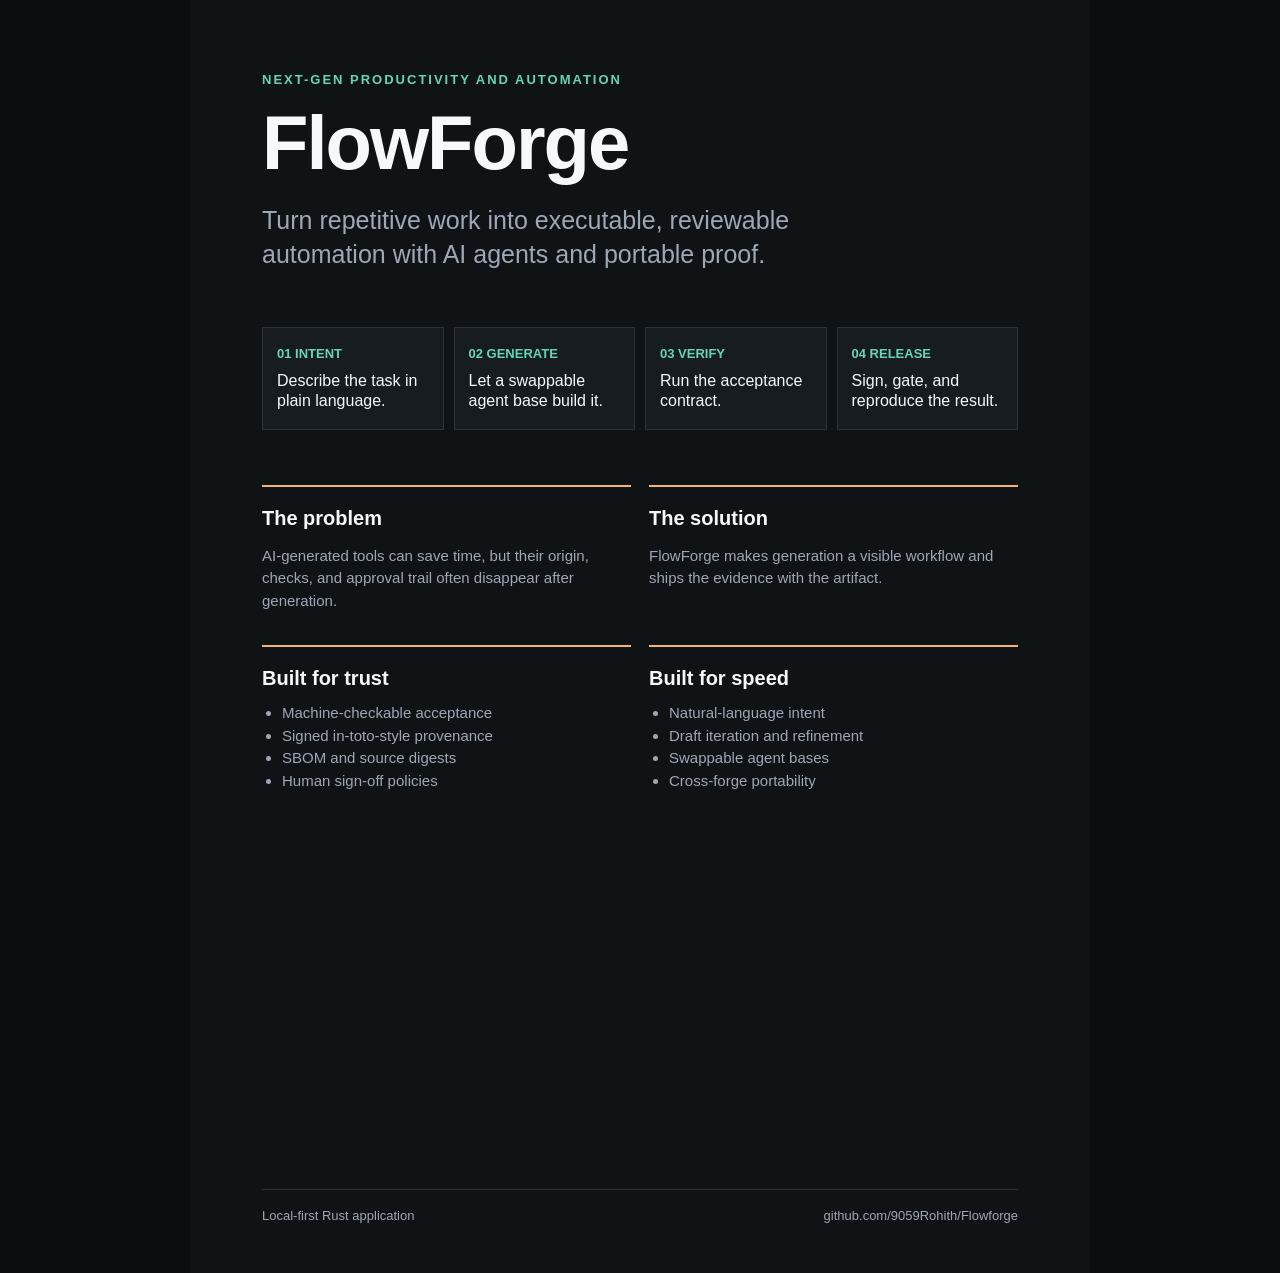
<file: docs/poster/flowforge-poster.html>
<!doctype html>
<html lang="en">
<head>
  <meta charset="utf-8">
  <meta name="viewport" content="width=device-width, initial-scale=1">
  <title>FlowForge Poster</title>
  <style>
    :root { color-scheme: dark; --ink:#f7f8fb; --muted:#9da7b5; --bg:#101316; --panel:#171c21; --line:#2a333c; --accent:#65d6b3; --warm:#f3b56b; }
    * { box-sizing:border-box; }
    body { margin:0; background:#0b0e10; color:var(--ink); font-family:Inter,Segoe UI,Arial,sans-serif; }
    .poster { width:min(100vw, 900px); min-height:1273px; margin:0 auto; padding:72px; background:var(--bg); position:relative; overflow:hidden; }
    .eyebrow { color:var(--accent); text-transform:uppercase; letter-spacing:2px; font-size:13px; font-weight:700; }
    h1 { font-size:76px; line-height:.95; margin:20px 0 18px; letter-spacing:-2px; }
    .lead { max-width:650px; color:var(--muted); font-size:25px; line-height:1.35; }
    .flow { display:grid; grid-template-columns:repeat(4,1fr); gap:10px; margin:55px 0; }
    .step { border:1px solid var(--line); background:var(--panel); padding:18px 14px; min-height:95px; }
    .step strong { display:block; color:var(--accent); font-size:13px; text-transform:uppercase; margin-bottom:10px; }
    .step span { font-size:16px; line-height:1.25; }
    .grid { display:grid; grid-template-columns:1fr 1fr; gap:18px; }
    .panel { border-top:2px solid var(--warm); padding:20px 0 0; }
    .panel h2 { margin:0 0 12px; font-size:20px; }
    .panel p, .panel li { color:var(--muted); line-height:1.5; font-size:15px; }
    .panel ul { margin:0; padding-left:20px; }
    .footer { position:absolute; left:72px; right:72px; bottom:50px; border-top:1px solid var(--line); padding-top:18px; color:var(--muted); font-size:13px; display:flex; justify-content:space-between; }
    @media print { body { background:white; } .poster { margin:0; } }
    @media (max-width:700px) { .poster { padding:36px; min-height:auto; } h1 { font-size:54px; } .lead { font-size:20px; } .flow, .grid { grid-template-columns:1fr 1fr; } .footer { position:static; margin-top:50px; } }
  </style>
</head>
<body>
  <main class="poster">
    <div class="eyebrow">Next-Gen Productivity and Automation</div>
    <h1>FlowForge</h1>
    <p class="lead">Turn repetitive work into executable, reviewable automation with AI agents and portable proof.</p>
    <section class="flow" aria-label="FlowForge workflow">
      <div class="step"><strong>01 Intent</strong><span>Describe the task in plain language.</span></div>
      <div class="step"><strong>02 Generate</strong><span>Let a swappable agent base build it.</span></div>
      <div class="step"><strong>03 Verify</strong><span>Run the acceptance contract.</span></div>
      <div class="step"><strong>04 Release</strong><span>Sign, gate, and reproduce the result.</span></div>
    </section>
    <section class="grid">
      <div class="panel"><h2>The problem</h2><p>AI-generated tools can save time, but their origin, checks, and approval trail often disappear after generation.</p></div>
      <div class="panel"><h2>The solution</h2><p>FlowForge makes generation a visible workflow and ships the evidence with the artifact.</p></div>
      <div class="panel"><h2>Built for trust</h2><ul><li>Machine-checkable acceptance</li><li>Signed in-toto-style provenance</li><li>SBOM and source digests</li><li>Human sign-off policies</li></ul></div>
      <div class="panel"><h2>Built for speed</h2><ul><li>Natural-language intent</li><li>Draft iteration and refinement</li><li>Swappable agent bases</li><li>Cross-forge portability</li></ul></div>
    </section>
    <div class="footer"><span>Local-first Rust application</span><span>github.com/9059Rohith/Flowforge</span></div>
  </main>
</body>
</html>
</file>
